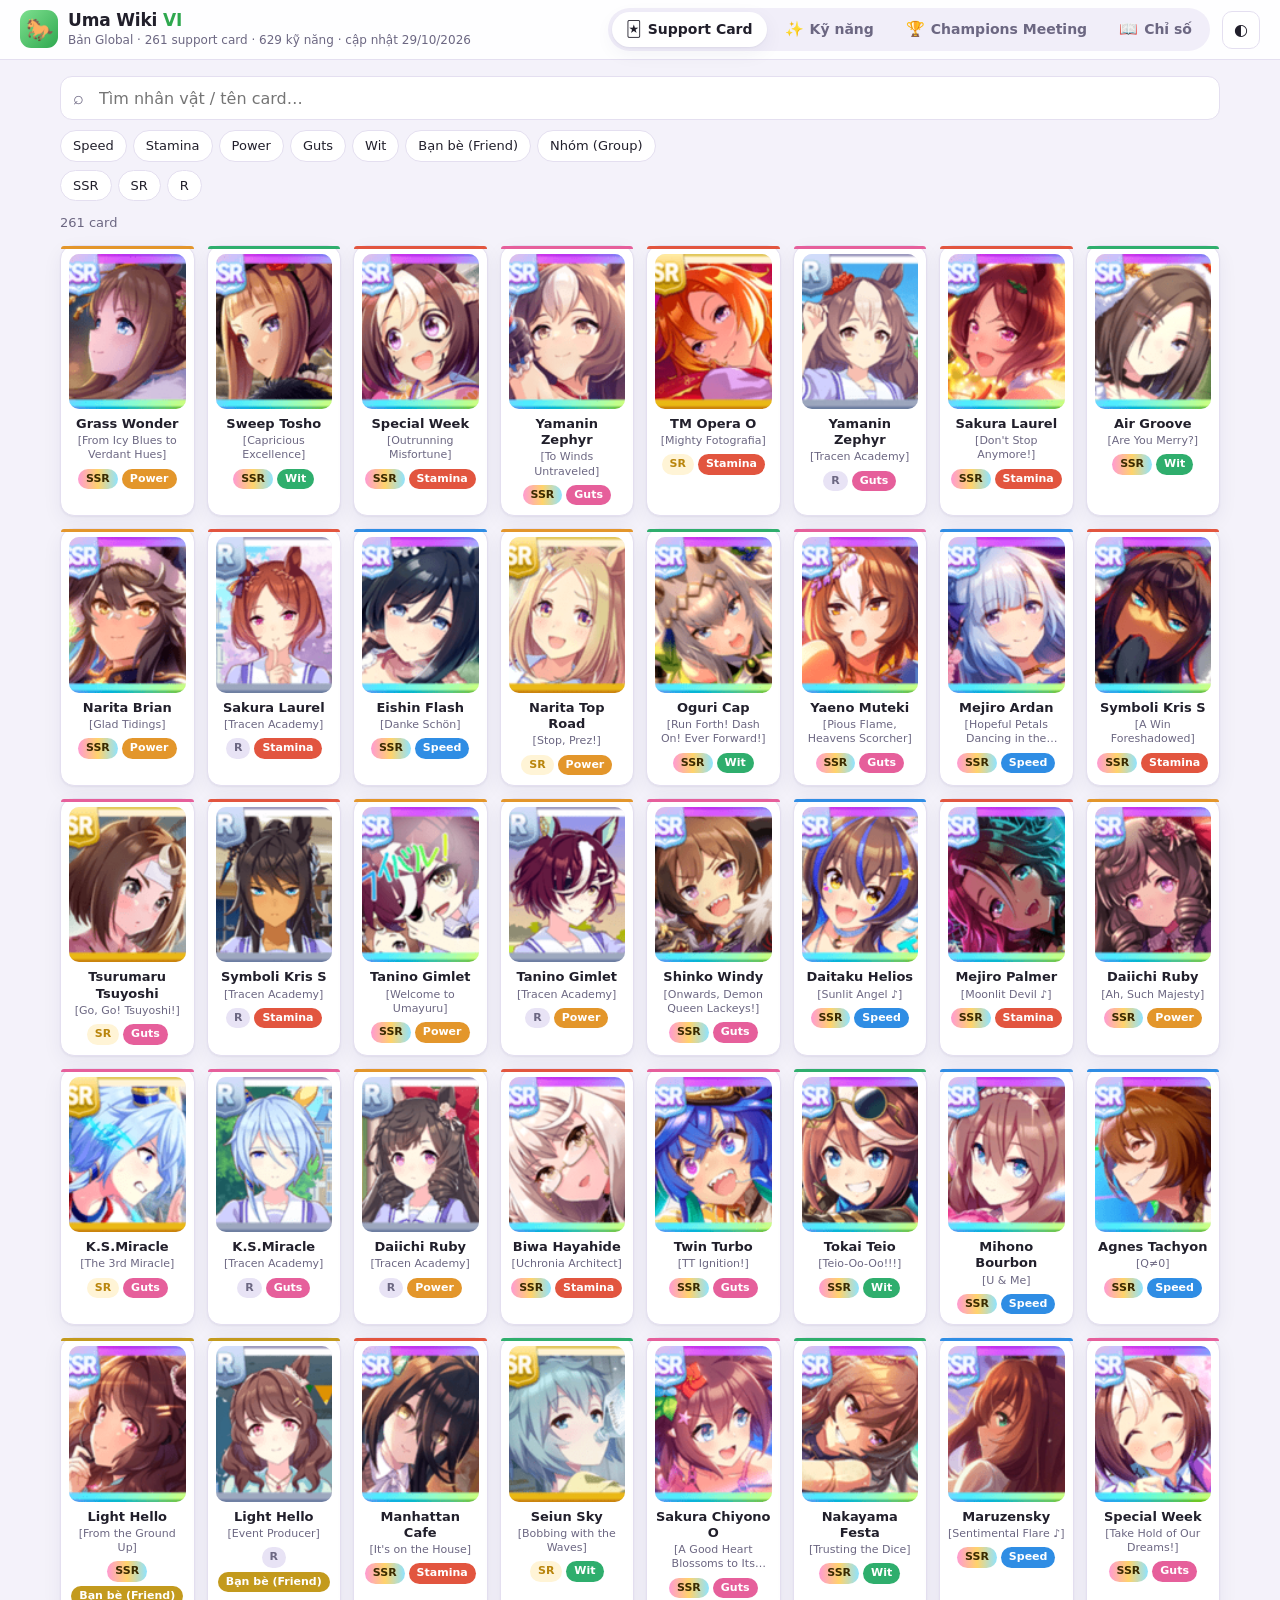
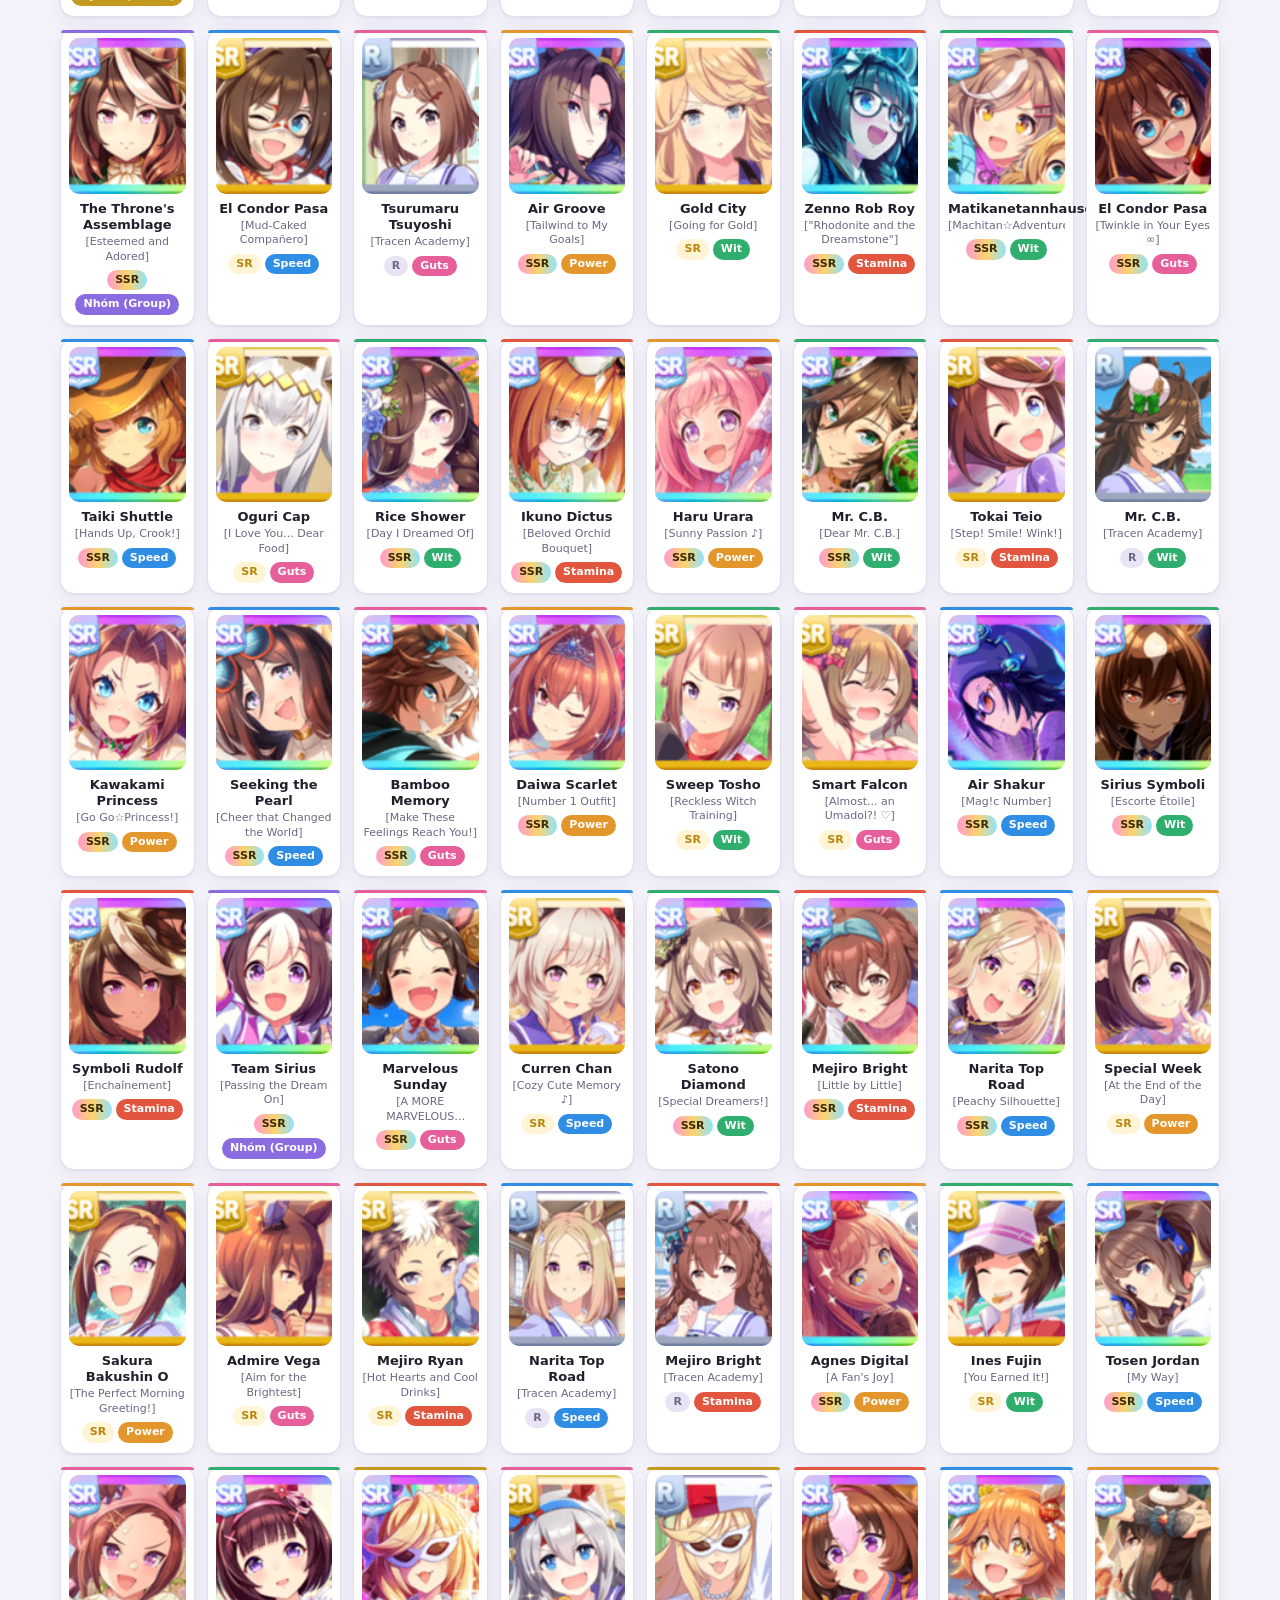
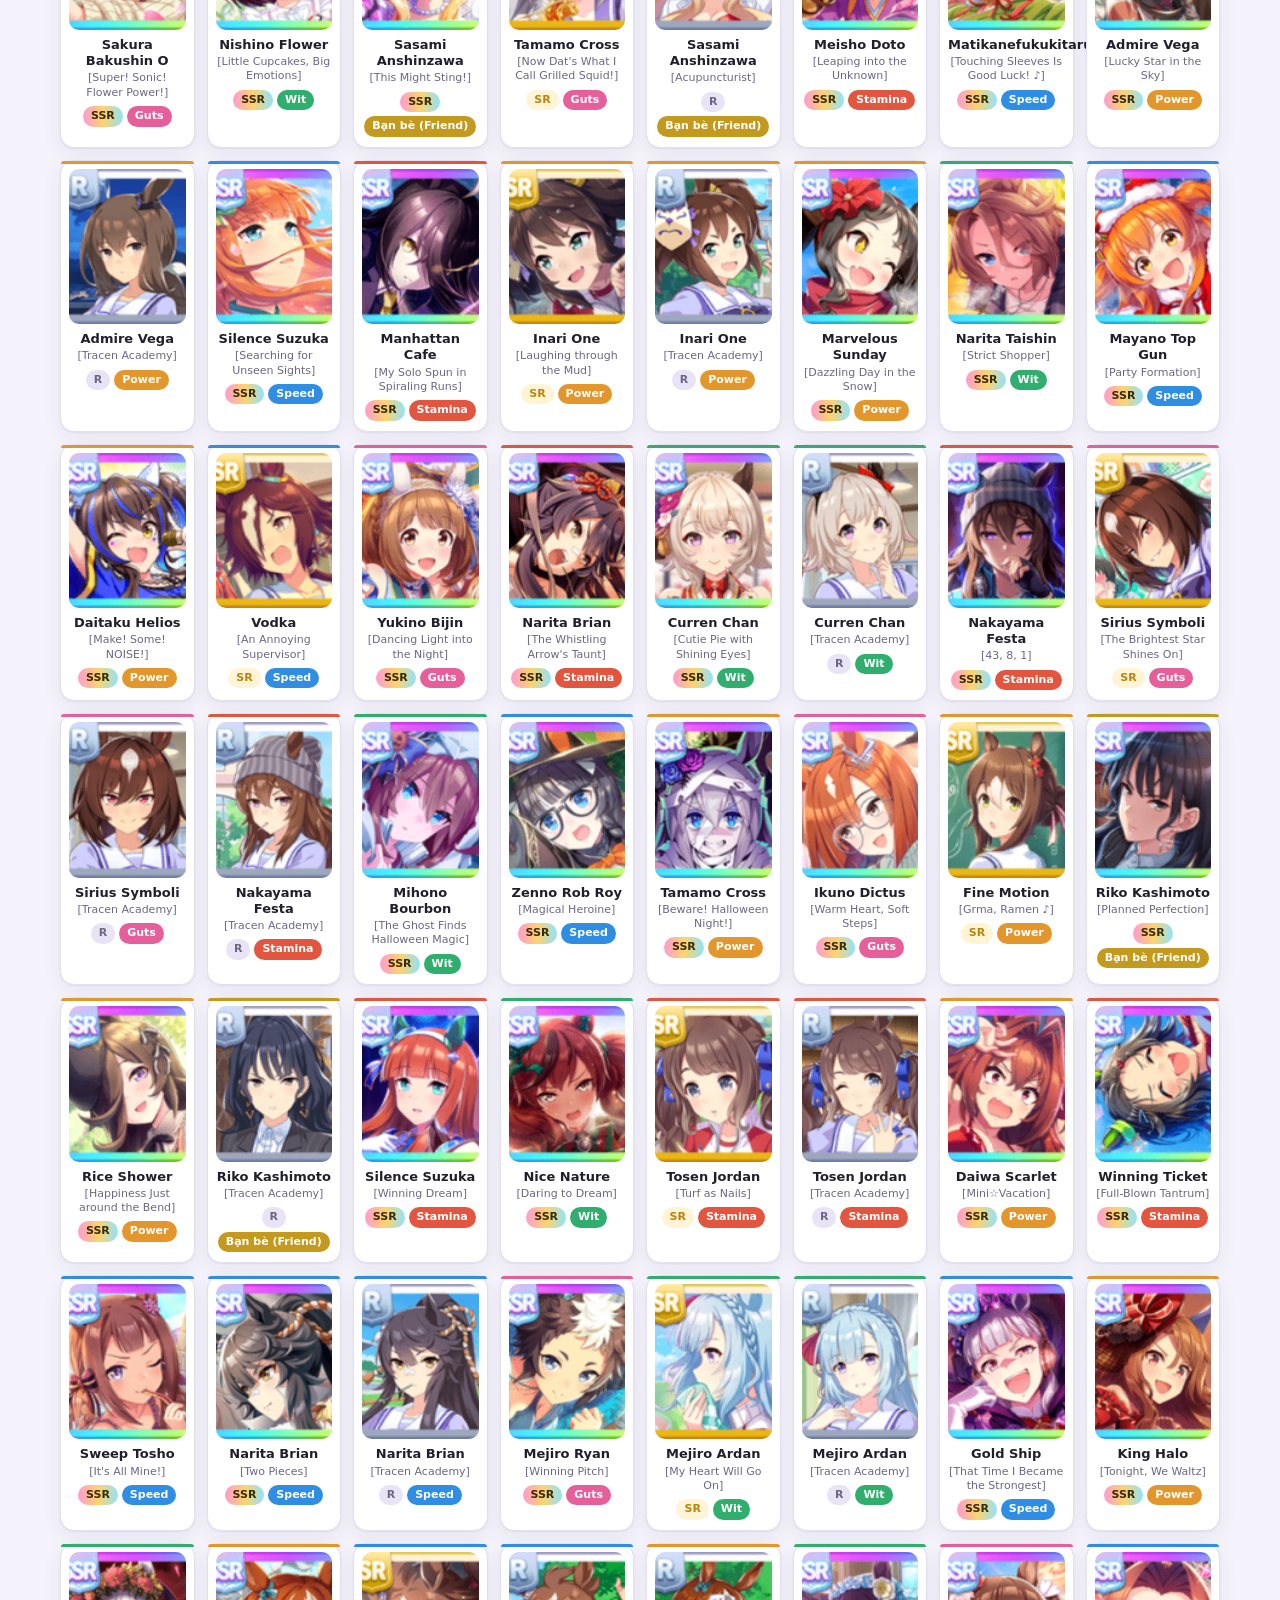
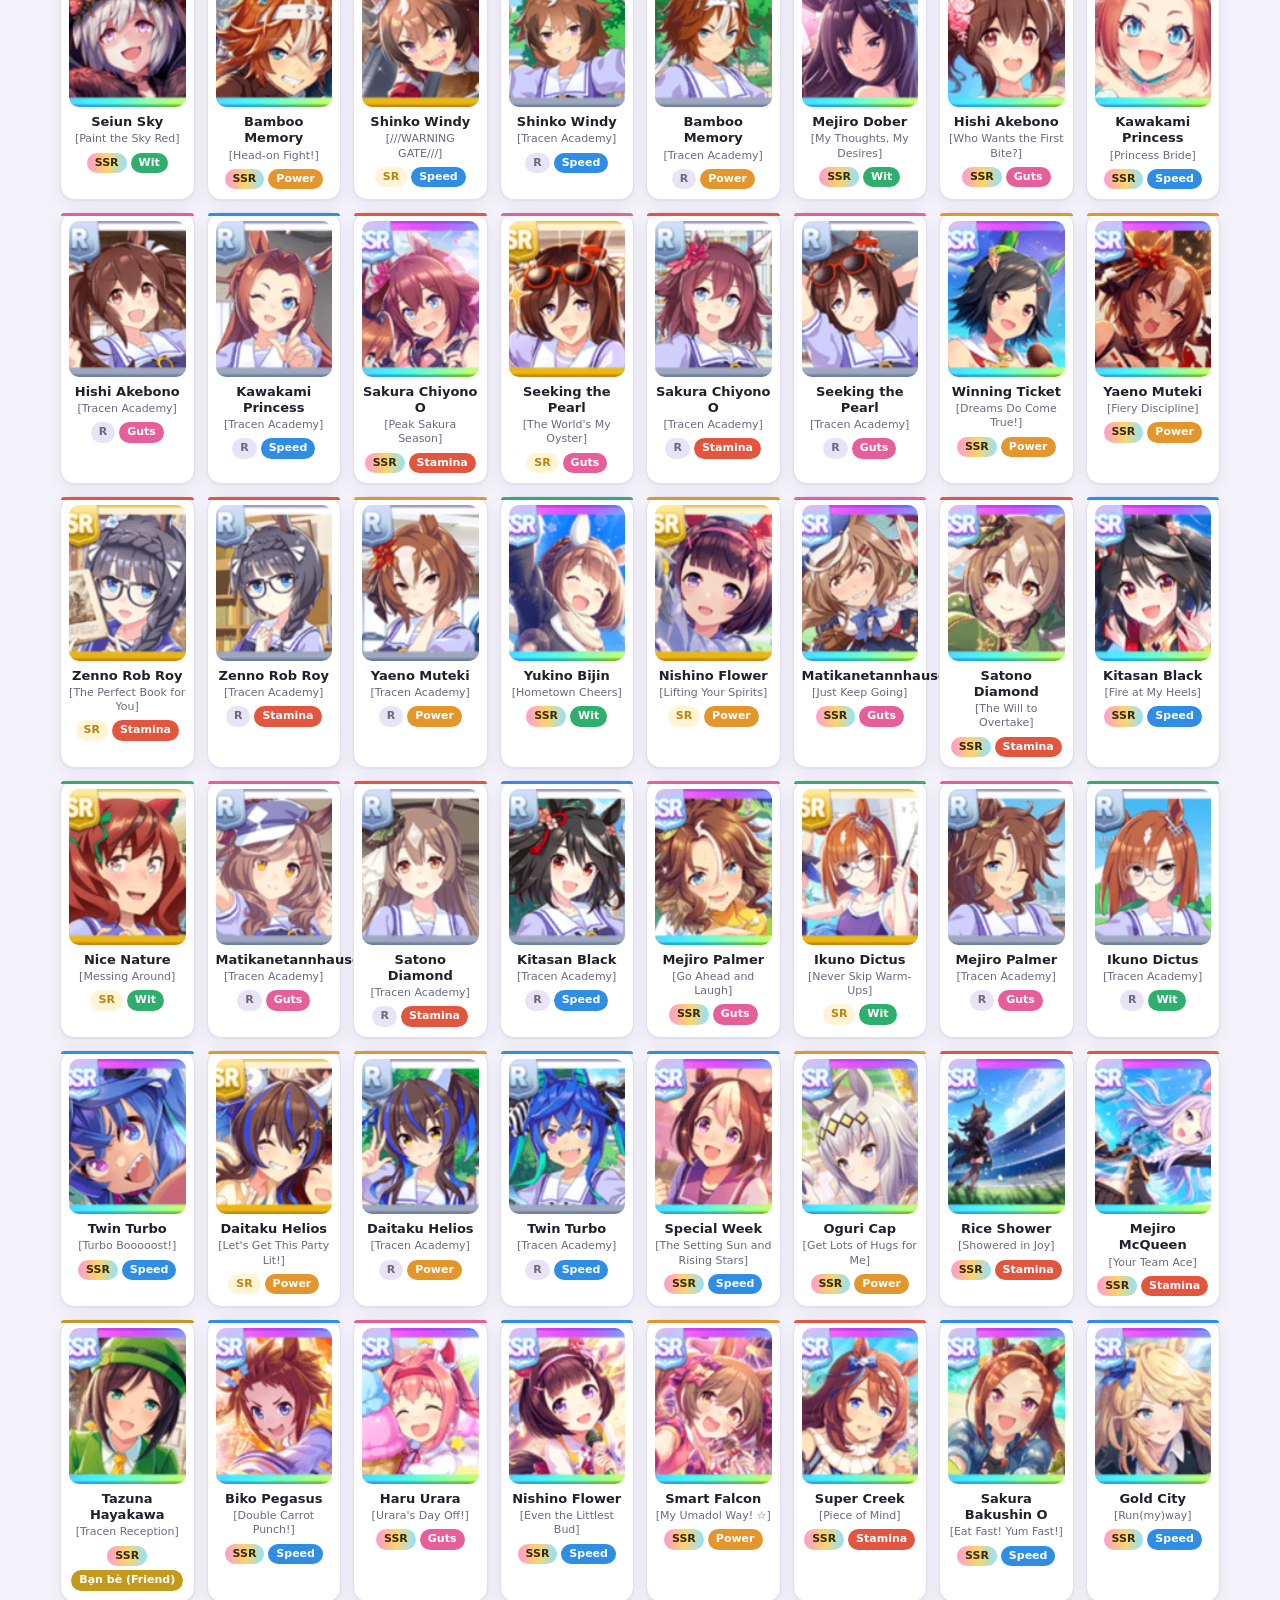
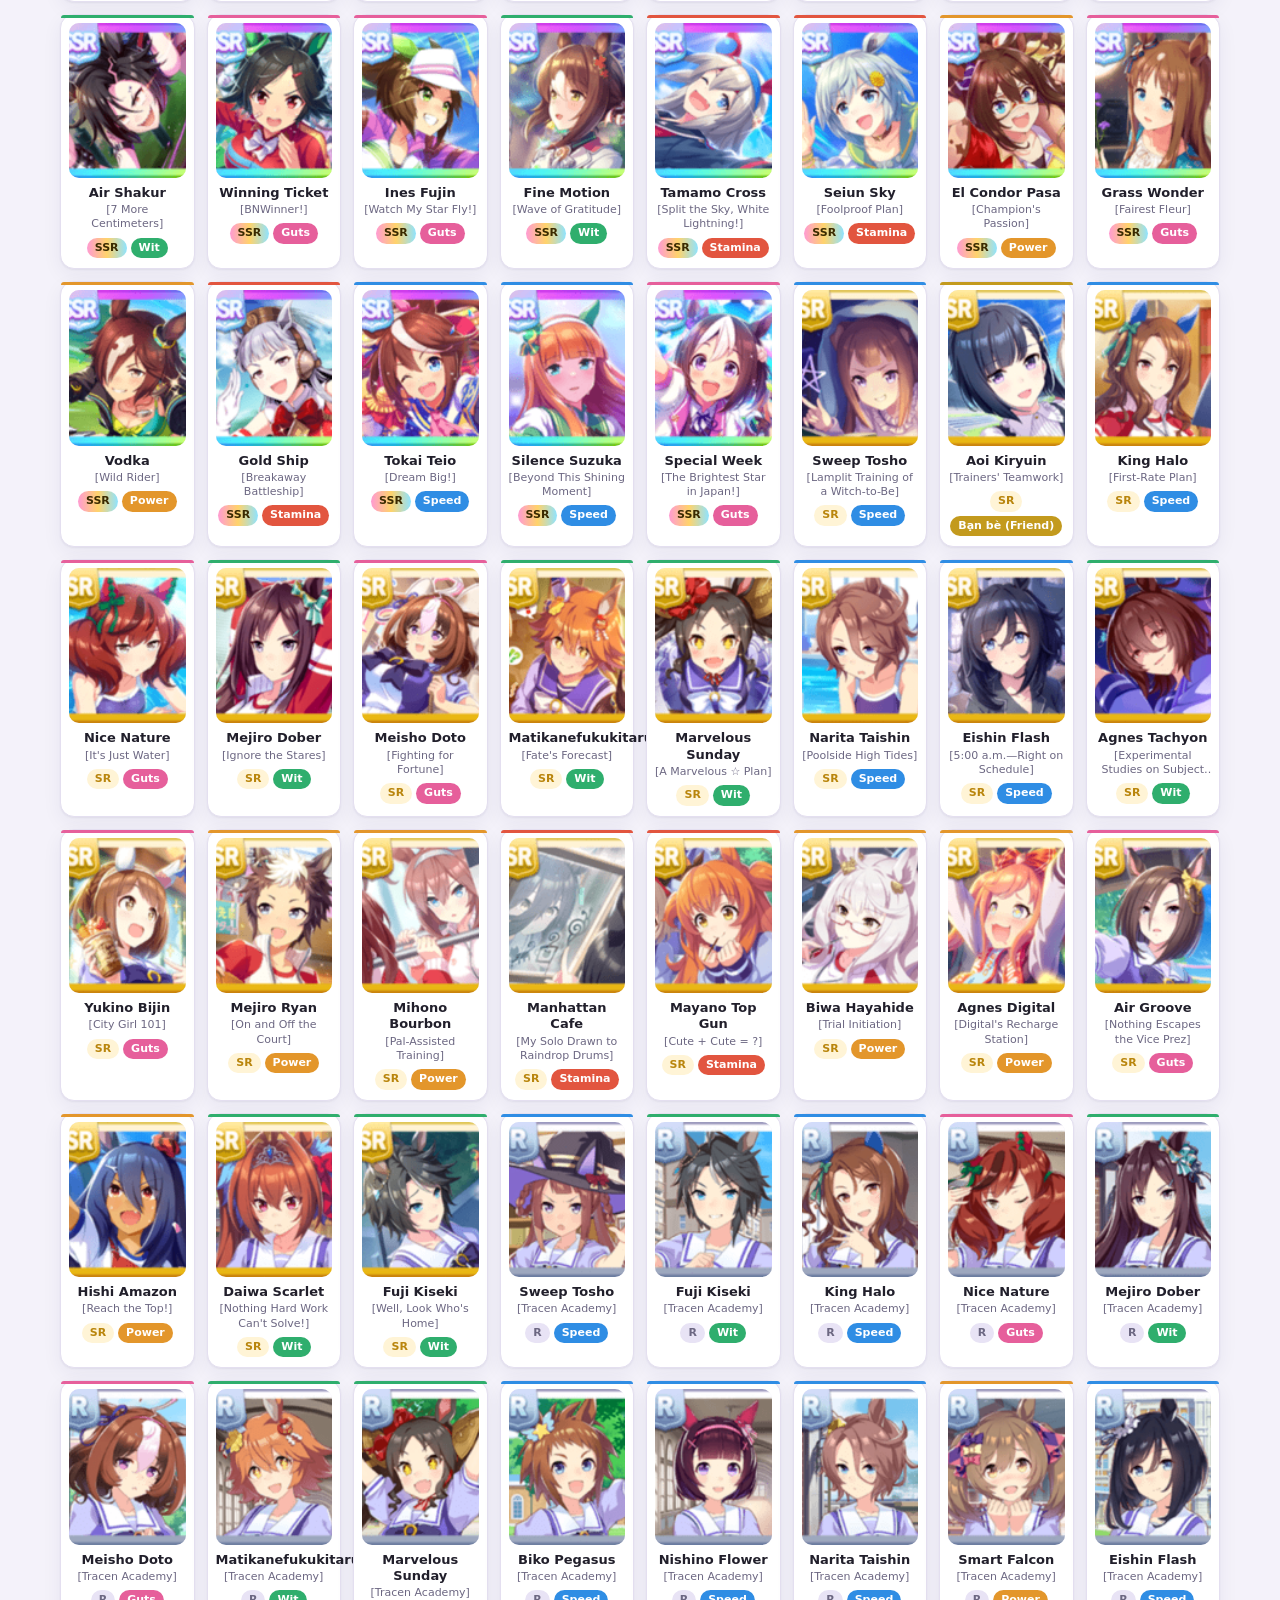
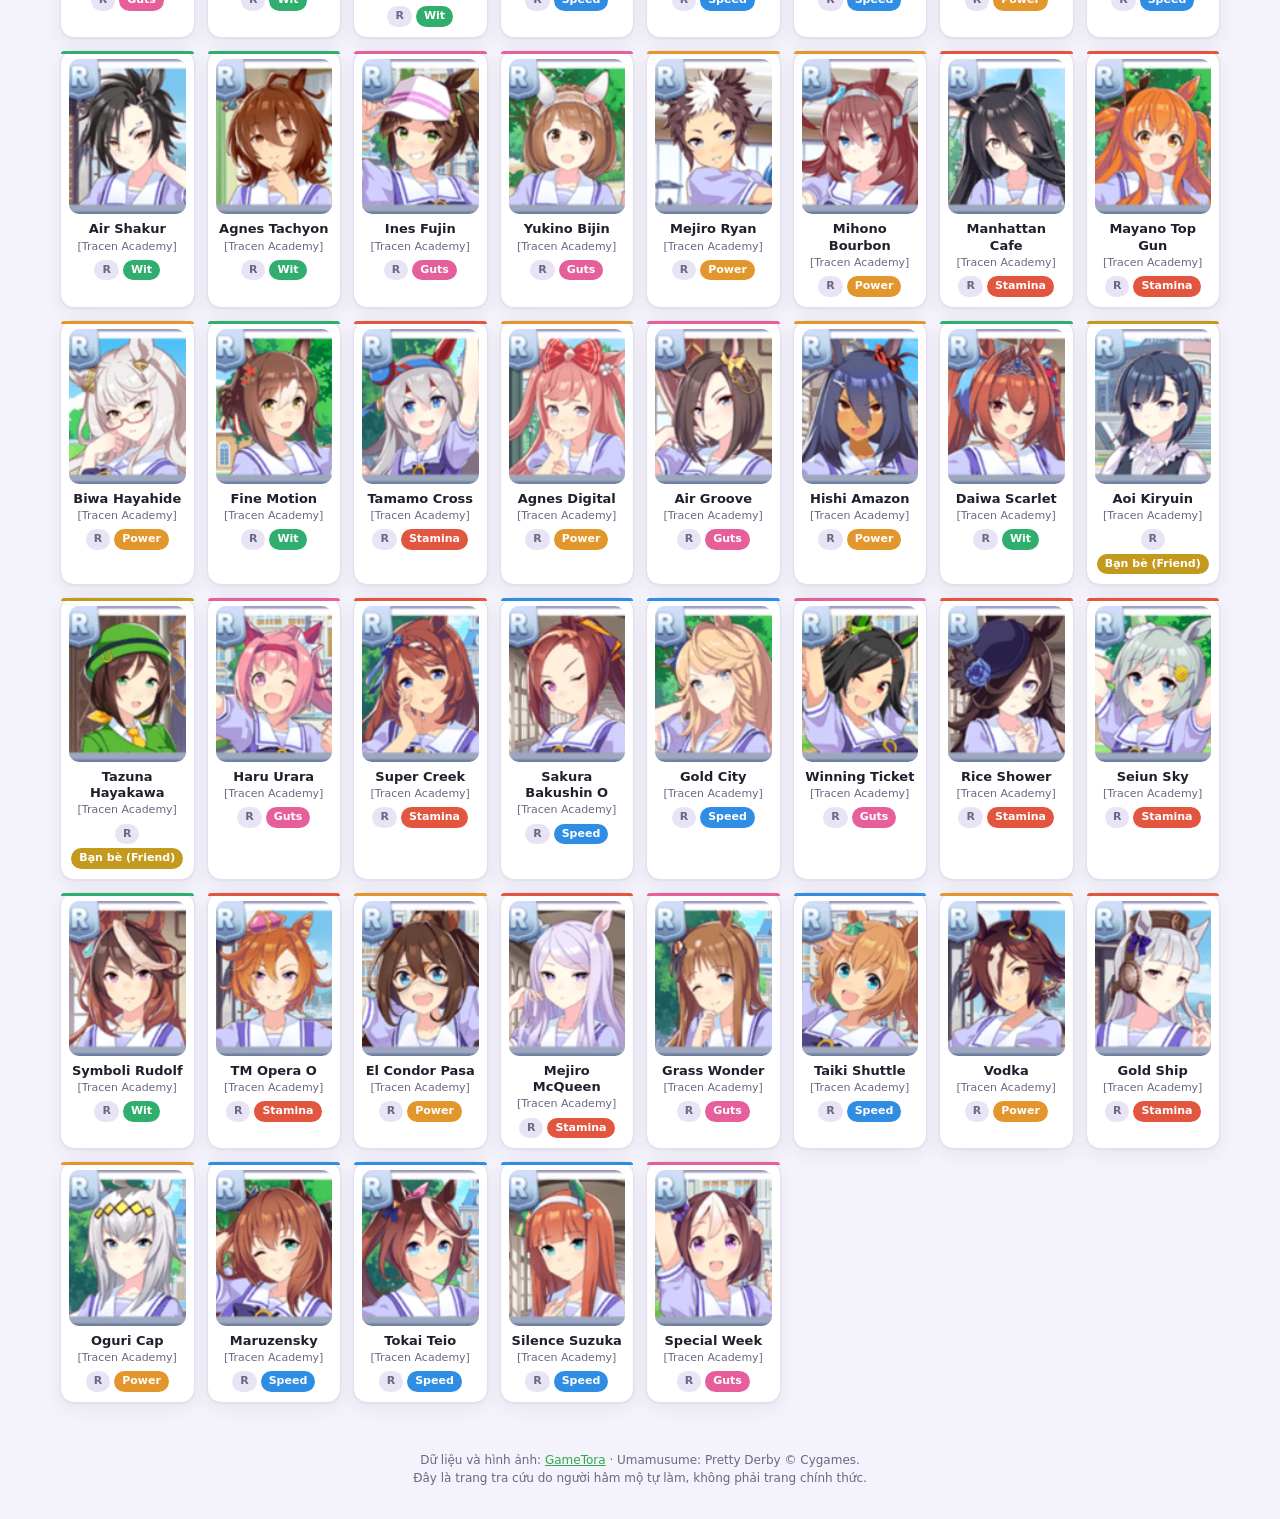
<file: index.html>
<!doctype html>
<html lang="vi">
<head>
  <meta charset="utf-8">
  <meta name="viewport" content="width=device-width, initial-scale=1, viewport-fit=cover">
  <meta name="theme-color" content="#1b1a24">
  <title>Uma Wiki VI</title>
  <link rel="icon" href="data:image/svg+xml,<svg xmlns='http://www.w3.org/2000/svg' viewBox='0 0 100 100'><text y='.9em' font-size='90'>🐎</text></svg>">
  <link rel="stylesheet" href="style.css">
</head>
<body>
  <header class="top">
    <a class="brand" href="#cards">
      <span class="logo">🐎</span>
      <span>
        <span class="title">Uma Wiki <b>VI</b></span>
        <span class="sub" id="meta">Đang tải dữ liệu…</span>
      </span>
    </a>
    <nav class="tabs" role="tablist">
      <a href="#cards" data-tab="cards"><span class="ti">🃏</span><span>Support Card</span></a>
      <a href="#skills" data-tab="skills"><span class="ti">✨</span><span>Kỹ năng</span></a>
      <a href="#cm" data-tab="cm"><span class="ti">🏆</span><span class="lbl-long">Champions Meeting</span><span class="lbl-short">CM</span></a>
      <a href="#effects" data-tab="effects"><span class="ti">📖</span><span>Chỉ số</span></a>
    </nav>
    <button id="theme" class="icon-btn" title="Đổi giao diện sáng/tối" aria-label="Đổi giao diện sáng/tối">◐</button>
  </header>

  <main>
    <!-- SUPPORT CARDS -->
    <section id="tab-cards" class="tab" hidden>
      <div class="toolbar">
        <div class="search"><input id="card-q" type="search" placeholder="Tìm nhân vật / tên card…" autocomplete="off"></div>
        <button class="filter-btn" data-for="card-filters">Bộ lọc <span class="fcount"></span></button>
      </div>
      <div class="filters" id="card-filters">
        <div class="chips hscroll" id="card-type"></div>
        <div class="chips hscroll" id="card-rarity"></div>
      </div>
      <p class="count" id="card-count"></p>
      <div class="card-grid" id="card-grid"></div>
    </section>

    <!-- SKILLS -->
    <section id="tab-skills" class="tab" hidden>
      <div class="toolbar">
        <div class="search"><input id="skill-q" type="search" placeholder="Tìm kỹ năng (Việt / English / 日本語)…" autocomplete="off"></div>
        <button class="filter-btn" data-for="skill-filters">Bộ lọc <span class="fcount"></span></button>
      </div>
      <div class="filters" id="skill-filters">
        <div class="selects">
          <select id="skill-rarity" aria-label="Độ hiếm">
            <option value="">Mọi độ hiếm</option>
            <option value="1">Thường (trắng)</option>
            <option value="2">Hiếm (vàng)</option>
            <option value="u">Độc nhất</option>
          </select>
          <select id="skill-eff" aria-label="Hiệu ứng">
            <option value="">Mọi hiệu ứng</option>
            <option value="27">Tốc độ</option>
            <option value="31">Gia tốc</option>
            <option value="9">Hồi thể lực</option>
            <option value="28">Chuyển làn</option>
            <option value="stat">Tăng chỉ số (xanh)</option>
            <option value="debuff">Gây bất lợi</option>
          </select>
          <select id="skill-sort" aria-label="Sắp xếp">
            <option value="default">Sắp xếp mặc định</option>
            <option value="name">Theo tên (A→Z)</option>
            <option value="cost">Theo giá SP</option>
          </select>
          <label class="toggle"><input type="checkbox" id="show-en"> Mô tả tiếng Anh</label>
        </div>
        <div class="chips hscroll" id="skill-tags"></div>
      </div>
      <p class="count" id="skill-count"></p>
      <div class="skill-list" id="skill-list"></div>
    </section>

    <!-- CHAMPIONS MEETING -->
    <section id="tab-cm" class="tab" hidden>
      <div id="cm-list"></div>
      <details class="cm-past">
        <summary>Các kỳ đã diễn ra gần đây</summary>
        <div id="cm-past"></div>
      </details>
      <p class="note">Ngày của các kỳ <b>dự kiến</b> là ước tính của GameTora theo lịch bản Nhật, có thể lệch vài ngày.
        Thông số đường đua của kỳ dự kiến lấy từ kỳ cùng số thứ tự ở bản Nhật, vì bản Global đi đúng thứ tự này.
        Danh sách kỹ năng được lọc tự động theo điều kiện kích hoạt gắn với đường đua (trường đua, cự ly, hướng, mùa, thời tiết, mặt sân).</p>
    </section>

    <!-- EFFECTS -->
    <section id="tab-effects" class="tab" hidden>
      <div class="intro">
        <h2>Các chỉ số trên Support Card nghĩa là gì?</h2>
        <p>Mỗi support card có một bộ <b>hiệu ứng</b>. Giá trị của chúng tăng theo level của card (Lv tối đa: R 40, SR 45, SSR 50; mỗi lần đột phá giới hạn mở thêm 5 level).
          Ngoài ra mỗi card SR/SSR có một <b>Hiệu ứng Độc nhất</b>, mở khóa khi đạt level nhất định, và các <b>kỹ năng gợi ý</b> nhận được qua sự kiện "!".</p>
      </div>
      <div class="effect-table" id="effect-table"></div>
    </section>
  </main>

  <dialog id="modal">
    <div class="modal-bar">
      <span class="modal-title" id="modal-title"></span>
      <button class="close icon-btn" aria-label="Đóng">✕</button>
    </div>
    <div id="modal-body"></div>
  </dialog>

  <footer>
    Dữ liệu và hình ảnh: <a href="https://gametora.com/umamusume" target="_blank" rel="noopener">GameTora</a> · Umamusume: Pretty Derby © Cygames.<br>
    Đây là trang tra cứu do người hâm mộ tự làm, không phải trang chính thức.
  </footer>

  <script src="data/data.js"></script>
  <script src="app.js"></script>
</body>
</html>
</file>
<file: style.css>
/* ===== Tokens ===== */
:root {
  --bg: #f4f2fa;
  --panel: #ffffff;
  --panel-2: #f1eef9;
  --panel-3: #e8e3f5;
  --text: #211f2b;
  --muted: #6c6782;
  --line: #e4dff0;
  --accent: #2fa84f;
  --accent-ink: #ffffff;
  --accent-soft: #e3f5e8;
  --gold: #b9850c;
  --gold-bg: #fff4d6;
  --unique: #a347c9;
  --unique-bg: #f5e6fb;
  --danger-bg: #ffe3e3; --danger: #b8312f;
  --shadow: 0 1px 2px rgba(40, 30, 80, .06), 0 6px 20px rgba(40, 30, 80, .06);
  --radius: 14px;
  --t-speed: #2f8de4; --t-stamina: #e2553f; --t-power: #e3962b; --t-guts: #e65f9b;
  --t-intelligence: #2fae6d; --t-friend: #c39a1d; --t-group: #8b6be0;
  --header-h: 60px;
  --nav-h: 0px;
  color-scheme: light;
}
@media (prefers-color-scheme: dark) {
  :root:not([data-theme="light"]) {
    --bg: #131219; --panel: #1d1b26; --panel-2: #26232f; --panel-3: #302c3b; --text: #eeebf6; --muted: #a39eb9;
    --line: #322e41; --accent: #4fcf72; --accent-ink: #0d2414; --accent-soft: #1c3424;
    --gold: #f0c04a; --gold-bg: #382e14; --unique: #d590f2; --unique-bg: #33213f;
    --danger-bg: #4a1f1f; --danger: #ff9c9c; --shadow: 0 1px 2px rgba(0,0,0,.3), 0 6px 20px rgba(0,0,0,.25);
    color-scheme: dark;
  }
}
:root[data-theme="dark"] {
  --bg: #131219; --panel: #1d1b26; --panel-2: #26232f; --panel-3: #302c3b; --text: #eeebf6; --muted: #a39eb9;
  --line: #322e41; --accent: #4fcf72; --accent-ink: #0d2414; --accent-soft: #1c3424;
  --gold: #f0c04a; --gold-bg: #382e14; --unique: #d590f2; --unique-bg: #33213f;
  --danger-bg: #4a1f1f; --danger: #ff9c9c; --shadow: 0 1px 2px rgba(0,0,0,.3), 0 6px 20px rgba(0,0,0,.25);
  color-scheme: dark;
}

/* ===== Base ===== */
* { box-sizing: border-box; }
html { -webkit-text-size-adjust: 100%; }
body {
  margin: 0; background: var(--bg); color: var(--text);
  font: 15px/1.5 "Segoe UI", system-ui, -apple-system, Roboto, "Helvetica Neue", sans-serif;
  overflow-x: hidden; -webkit-tap-highlight-color: transparent;
}
a { color: var(--accent); }
img { display: block; }
button, input, select { font: inherit; color: inherit; }

/* ===== Header ===== */
.top {
  position: sticky; top: 0; z-index: 20; height: var(--header-h);
  display: flex; align-items: center; gap: 12px; padding: 0 20px;
  background: color-mix(in srgb, var(--panel) 88%, transparent);
  backdrop-filter: saturate(1.4) blur(12px); -webkit-backdrop-filter: saturate(1.4) blur(12px);
  border-bottom: 1px solid var(--line);
}
.brand { display: flex; align-items: center; gap: 10px; margin-right: auto; text-decoration: none; color: var(--text); min-width: 0; }
.logo {
  font-size: 22px; width: 38px; height: 38px; display: grid; place-items: center; flex: none;
  background: linear-gradient(135deg, #7ee08f, #2fa84f); border-radius: 11px;
}
.brand > span:last-child { display: flex; flex-direction: column; min-width: 0; }
.title { font-size: 17px; font-weight: 800; letter-spacing: -.01em; line-height: 1.2; }
.title b { color: var(--accent); }
.sub { font-size: 12px; color: var(--muted); white-space: nowrap; overflow: hidden; text-overflow: ellipsis; }
.tabs { display: flex; gap: 4px; background: var(--panel-2); padding: 4px; border-radius: 999px; }
.tabs a {
  display: flex; align-items: center; gap: 6px; padding: 6px 14px; border-radius: 999px;
  text-decoration: none; color: var(--muted); font-weight: 600; font-size: 14px; white-space: nowrap;
}
.tabs a.active { background: var(--panel); color: var(--text); box-shadow: var(--shadow); }
.tabs .ti { font-size: 15px; }
.icon-btn {
  border: 1px solid var(--line); background: var(--panel); border-radius: 10px;
  width: 38px; height: 38px; cursor: pointer; font-size: 16px; flex: none; display: grid; place-items: center;
}

/* ===== Layout ===== */
main { max-width: 1200px; margin: 0 auto; padding: 16px 20px 24px; }
.toolbar { display: flex; gap: 8px; align-items: center; }
.search { position: relative; flex: 1; min-width: 0; }
.search::before { content: "⌕"; position: absolute; left: 13px; top: 50%; transform: translateY(-52%); color: var(--muted); font-size: 18px; pointer-events: none; }
.search input {
  width: 100%; height: 44px; padding: 0 14px 0 38px; border: 1px solid var(--line); border-radius: 12px;
  background: var(--panel); outline: none; font-size: 16px;
}
.search input:focus, select:focus { border-color: var(--accent); box-shadow: 0 0 0 3px var(--accent-soft); }
select {
  height: 40px; padding: 0 32px 0 12px; border: 1px solid var(--line); border-radius: 10px; background: var(--panel); outline: none;
  appearance: none; -webkit-appearance: none; font-size: 14px;
  background-image: linear-gradient(45deg, transparent 50%, var(--muted) 50%), linear-gradient(135deg, var(--muted) 50%, transparent 50%);
  background-position: right 15px center, right 10px center; background-size: 5px 5px; background-repeat: no-repeat;
}
.filter-btn {
  display: none; height: 44px; padding: 0 14px; border-radius: 12px; border: 1px solid var(--line);
  background: var(--panel); font-weight: 600; cursor: pointer; white-space: nowrap; align-items: center; gap: 6px;
}
.filter-btn.open { border-color: var(--accent); color: var(--accent); }
.fcount:not(:empty) { background: var(--accent); color: var(--accent-ink); border-radius: 999px; font-size: 11px; padding: 1px 7px; }
.filters { margin-top: 10px; display: flex; flex-direction: column; gap: 8px; }
.selects { display: flex; flex-wrap: wrap; gap: 8px; align-items: center; }
.toggle { display: flex; gap: 6px; align-items: center; color: var(--muted); font-size: 14px; cursor: pointer; user-select: none; }
.toggle input { width: 18px; height: 18px; accent-color: var(--accent); }
.chips { display: flex; flex-wrap: wrap; gap: 6px; }
.chip {
  border: 1px solid var(--line); background: var(--panel); border-radius: 999px;
  padding: 5px 12px; font-size: 13px; cursor: pointer; white-space: nowrap; flex: none;
}
.chip:hover { border-color: var(--accent); }
.chip.on { background: var(--accent); border-color: var(--accent); color: var(--accent-ink); font-weight: 600; }
.count { color: var(--muted); font-size: 13px; margin: 12px 0; }

/* ===== Badges ===== */
.badge {
  display: inline-block; font-size: 11px; font-weight: 700; padding: 2px 8px; border-radius: 999px;
  background: var(--panel-3); color: var(--muted); white-space: nowrap; line-height: 1.5;
}
.type-badge { color: #fff; }
.type-speed { background: var(--t-speed); } .type-stamina { background: var(--t-stamina); }
.type-power { background: var(--t-power); } .type-guts { background: var(--t-guts); }
.type-intelligence { background: var(--t-intelligence); } .type-friend { background: var(--t-friend); }
.type-group { background: var(--t-group); }
.r-3 { background: linear-gradient(90deg, #ff9bd2, #ffd36b, #8fe3ff); color: #3a2a00; }
.r-2 { background: var(--gold-bg); color: var(--gold); }
.r-1 { background: var(--panel-3); }
.untr { background: var(--danger-bg); color: var(--danger); }

/* ===== Card grid ===== */
.card-grid { display: grid; grid-template-columns: repeat(auto-fill, minmax(124px, 1fr)); gap: 12px; }
.card-tile {
  position: relative; background: var(--panel); border: 1px solid var(--line); border-radius: var(--radius);
  padding: 8px 8px 10px; cursor: pointer; text-align: center; box-shadow: var(--shadow);
  transition: transform .15s, box-shadow .15s; min-width: 0;
}
.card-tile::before { content: ""; position: absolute; inset: 0 0 auto; height: 3px; border-radius: var(--radius) var(--radius) 0 0; background: var(--tc, var(--line)); }
.card-tile:hover { transform: translateY(-3px); }
.card-tile:active { transform: scale(.97); }
.card-tile img { width: 100%; height: auto; aspect-ratio: 132/176; object-fit: cover; border-radius: 10px; background: var(--panel-2); }
.card-tile .nm { font-size: 13px; font-weight: 700; margin-top: 7px; line-height: 1.25; }
.card-tile .tl { font-size: 11px; color: var(--muted); line-height: 1.3; margin-top: 2px;
  display: -webkit-box; -webkit-line-clamp: 2; -webkit-box-orient: vertical; overflow: hidden; }
.card-tile .bd { margin-top: 6px; display: flex; gap: 4px; justify-content: center; flex-wrap: wrap; }
[data-type="speed"] { --tc: var(--t-speed); } [data-type="stamina"] { --tc: var(--t-stamina); }
[data-type="power"] { --tc: var(--t-power); } [data-type="guts"] { --tc: var(--t-guts); }
[data-type="intelligence"] { --tc: var(--t-intelligence); } [data-type="friend"] { --tc: var(--t-friend); }
[data-type="group"] { --tc: var(--t-group); }

/* ===== Skills ===== */
.skill-list { display: grid; grid-template-columns: repeat(auto-fill, minmax(340px, 1fr)); gap: 10px; }
.skill {
  display: grid; grid-template-columns: 48px minmax(0, 1fr); gap: 12px; padding: 14px; border-radius: var(--radius);
  background: var(--panel); border: 1px solid var(--line); box-shadow: var(--shadow); position: relative; overflow: hidden;
}
.skill::before { content: ""; position: absolute; inset: 0 auto 0 0; width: 4px; background: var(--line); }
.skill.rar-2::before { background: var(--gold); }
.skill.rar-2 { background: linear-gradient(100deg, var(--gold-bg), var(--panel) 45%); }
.skill.rar-u::before { background: linear-gradient(180deg, #ff8bd0, #b06cff, #6fd3ff); }
.skill.rar-u { background: linear-gradient(100deg, var(--unique-bg), var(--panel) 45%); }
.skill img.ic { width: 48px; height: 48px; }
.skill h3 { margin: 0; font-size: 15px; line-height: 1.3; overflow-wrap: anywhere; }
.skill .en { color: var(--muted); font-size: 12px; overflow-wrap: anywhere; }
.skill .desc { margin: 6px 0 4px; font-size: 14px; }
.skill .desc-en { margin: 0 0 6px; font-size: 12px; color: var(--muted); font-style: italic; }
.skill .meta { display: flex; flex-wrap: wrap; gap: 4px; margin-top: 6px; }
.skill .src { margin-top: 10px; font-size: 12px; color: var(--muted); display: flex; flex-wrap: wrap; gap: 4px; align-items: center; }
.src img { width: 30px; height: 40px; object-fit: cover; border-radius: 5px; cursor: pointer; }
body.hide-en .desc-en { display: none; }

/* ===== Effects tab ===== */
.intro { background: var(--panel); border: 1px solid var(--line); border-radius: var(--radius); padding: 16px 18px; margin-bottom: 14px; box-shadow: var(--shadow); }
.intro h2 { margin: 0 0 6px; font-size: 18px; }
.intro p { margin: 0; color: var(--muted); font-size: 14px; }
.effect-table { display: grid; grid-template-columns: repeat(auto-fill, minmax(320px, 1fr)); gap: 10px; }
.effect-row { background: var(--panel); border: 1px solid var(--line); border-radius: var(--radius); padding: 12px 14px; }
.effect-row h3 { margin: 0; font-size: 15px; }
.effect-row .en { color: var(--muted); font-size: 12px; }
.effect-row p { margin: 6px 0 0; font-size: 14px; }

/* ===== Modal ===== */
dialog {
  width: min(880px, 94vw); max-height: 90vh; border: none; border-radius: 20px; padding: 0;
  background: var(--panel); color: var(--text); box-shadow: 0 24px 70px rgba(0,0,0,.35); overflow: auto;
  overscroll-behavior: contain;
}
dialog[open] { animation: pop .18s ease-out; }
@keyframes pop { from { opacity: 0; transform: translateY(12px) scale(.98); } }
dialog::backdrop { background: rgba(15, 10, 30, .55); backdrop-filter: blur(2px); }
.modal-bar {
  position: sticky; top: 0; z-index: 3; display: flex; align-items: center; gap: 10px; padding: 10px 12px 10px 20px;
  background: color-mix(in srgb, var(--panel) 92%, transparent); backdrop-filter: blur(10px); -webkit-backdrop-filter: blur(10px);
  border-bottom: 1px solid var(--line);
}
.modal-title { flex: 1; font-weight: 700; white-space: nowrap; overflow: hidden; text-overflow: ellipsis; }
#modal-body { padding: 18px 20px 24px; }
.cd-head { display: flex; gap: 16px; align-items: flex-start; }
.cd-head img { width: 110px; border-radius: 12px; flex: none; }
.cd-head h2 { margin: 0 0 2px; font-size: 21px; line-height: 1.25; }
.cd-head .tl { color: var(--muted); margin-bottom: 8px; }
.cd-head .meta { display: flex; flex-wrap: wrap; gap: 6px; }
.lv-bar {
  position: sticky; top: 59px; z-index: 2; display: flex; flex-wrap: wrap; align-items: center; gap: 8px 12px;
  margin: 16px 0 8px; padding: 10px 14px; background: var(--panel-2); border-radius: 12px; border: 1px solid var(--line);
}
.lv-bar input[type=range] { flex: 1 1 160px; accent-color: var(--accent); height: 28px; }
.lv-bar .lv { font-weight: 800; min-width: 54px; font-variant-numeric: tabular-nums; }
.lb { display: flex; gap: 4px; }
.lb button { border: 1px solid var(--line); background: var(--panel); border-radius: 8px; padding: 4px 9px; cursor: pointer; font-size: 12px; font-weight: 600; }
.lb button.on { background: var(--accent); color: var(--accent-ink); border-color: var(--accent); }
h4.sec { margin: 20px 0 8px; font-size: 15px; display: flex; align-items: center; gap: 8px; }
h4.sec::after { content: ""; flex: 1; height: 1px; background: var(--line); }
.eff-list { display: grid; grid-template-columns: repeat(auto-fill, minmax(250px, 1fr)); gap: 6px; }
.eff {
  display: flex; justify-content: space-between; gap: 10px; align-items: center; padding: 8px 12px;
  background: var(--panel-2); border-radius: 10px; font-size: 14px; min-width: 0;
}
.eff > span:first-child { min-width: 0; }
.eff .v { font-weight: 800; color: var(--accent); white-space: nowrap; font-variant-numeric: tabular-nums; }
.eff.zero { opacity: .45; }
.eff.boost .v::after { content: " ★"; color: var(--unique); }
.eff .q { color: var(--muted); font-size: 12px; cursor: help; border-bottom: 1px dotted var(--muted); }
.eff small.en, .unique-box small.en { color: var(--muted); font-size: 11px; }
.eff small.en { display: block; }
.unique-box { background: var(--unique-bg); border-radius: 12px; padding: 12px 14px; font-size: 14px; }
.unique-box ul { margin: 0 0 6px; padding-left: 18px; }
.unique-box > small { color: var(--muted); }
.mini-skills { display: grid; grid-template-columns: repeat(auto-fill, minmax(240px, 1fr)); gap: 6px; }
.mini-skill {
  display: flex; gap: 10px; align-items: center; padding: 7px 10px; border-radius: 10px; background: var(--panel-2);
  cursor: pointer; font-size: 13px; line-height: 1.3; min-width: 0;
}
.mini-skill img { width: 34px; height: 34px; flex: none; }
.mini-skill > div { min-width: 0; }
.mini-skill small { color: var(--muted); display: block; }
.mini-skill:hover { outline: 2px solid var(--accent); }
.hint-stats { display: flex; flex-wrap: wrap; gap: 6px; }
.sk-head { display: flex; gap: 14px; align-items: center; }
.sk-head img { width: 64px; height: 64px; flex: none; }
.sk-head h2 { margin: 0; font-size: 20px; }

footer { text-align: center; color: var(--muted); font-size: 12px; padding: 24px 16px 32px; }

/* ===== Tablet ===== */
@media (max-width: 900px) {
  .tabs a { padding: 6px 11px; }
  .tabs a span:not(.ti) { font-size: 13px; }
}

/* ===== Mobile ===== */
@media (max-width: 640px) {
  :root { --header-h: 54px; --nav-h: calc(62px + env(safe-area-inset-bottom)); }
  body { font-size: 14px; }
  /* Bỏ backdrop-filter ở header: nó biến header thành khung chứa của .tabs (position: fixed) */
  .top {
    padding: 0 14px; padding-top: env(safe-area-inset-top); height: calc(var(--header-h) + env(safe-area-inset-top));
    background: var(--panel); backdrop-filter: none; -webkit-backdrop-filter: none;
  }
  .logo { width: 34px; height: 34px; font-size: 19px; border-radius: 10px; }
  .title { font-size: 16px; }
  .sub { font-size: 11px; }

  /* Thanh điều hướng dưới đáy */
  .tabs {
    position: fixed; left: 0; right: 0; bottom: 0; z-index: 30; height: var(--nav-h);
    padding: 6px 10px env(safe-area-inset-bottom); gap: 0; border-radius: 0;
    background: color-mix(in srgb, var(--panel) 92%, transparent);
    backdrop-filter: saturate(1.4) blur(14px); -webkit-backdrop-filter: saturate(1.4) blur(14px);
    border-top: 1px solid var(--line);
  }
  .tabs a {
    flex: 1; flex-direction: column; gap: 1px; padding: 4px 0; border-radius: 12px; justify-content: center;
    font-size: 11px; color: var(--muted);
  }
  .tabs a span:not(.ti) { font-size: 11px; }
  .tabs .ti { font-size: 21px; line-height: 1.1; transition: transform .15s; }
  .tabs a.active { background: none; box-shadow: none; color: var(--accent); }
  .tabs a.active .ti { transform: translateY(-1px) scale(1.08); }

  main { padding: 0 14px calc(var(--nav-h) + 12px); }
  .toolbar {
    position: sticky; top: calc(var(--header-h) + env(safe-area-inset-top)); z-index: 10;
    margin: 0 -14px; padding: 10px 14px 8px; background: var(--bg);
  }
  .filter-btn { display: inline-flex; }
  .filters { display: none; margin-top: 2px; }
  .filters.open { display: flex; }
  .hscroll {
    flex-wrap: nowrap; overflow-x: auto; scrollbar-width: none; margin: 0 -14px; padding: 2px 14px;
    scroll-snap-type: x proximity;
  }
  .hscroll::-webkit-scrollbar { display: none; }
  .selects select { flex: 1 1 calc(50% - 4px); min-width: 0; }
  .count { margin: 8px 0 10px; }

  .card-grid { grid-template-columns: repeat(3, minmax(0, 1fr)); gap: 8px; }
  .card-tile { padding: 5px 5px 8px; border-radius: 12px; }
  .card-tile img { border-radius: 8px; }
  .card-tile .nm { font-size: 12px; }
  .card-tile .tl { font-size: 10px; }
  .card-tile .bd .badge { font-size: 10px; padding: 1px 6px; }
  .card-tile:hover { transform: none; }

  .skill-list, .effect-table { grid-template-columns: 1fr; gap: 8px; }
  .skill { grid-template-columns: 40px minmax(0, 1fr); gap: 10px; padding: 12px; }
  .skill img.ic { width: 40px; height: 40px; }
  .skill h3 { font-size: 15px; }
  .skill .desc { font-size: 14px; }

  /* Popup thành màn hình toàn trang dạng bottom sheet */
  dialog {
    width: 100vw; max-width: 100vw; height: 100dvh; max-height: 100dvh; margin: 0; border-radius: 0;
    padding-bottom: env(safe-area-inset-bottom);
  }
  dialog[open] { animation: slideup .22s ease-out; }
  @keyframes slideup { from { transform: translateY(40px); opacity: 0; } }
  .modal-bar { padding: calc(8px + env(safe-area-inset-top)) 10px 8px 16px; }
  #modal-body { padding: 14px 14px 28px; }
  .cd-head { gap: 12px; }
  .cd-head img { width: 84px; }
  .cd-head h2 { font-size: 18px; }
  .cd-head .tl { font-size: 13px; margin-bottom: 6px; }
  .lv-bar { top: calc(55px + env(safe-area-inset-top)); padding: 8px 12px; margin-top: 12px; }
  .lv-bar input[type=range] { order: 3; flex-basis: 100%; }
  .lb { margin-left: auto; }
  .lb button { padding: 4px 7px; }
  .eff-list { grid-template-columns: 1fr 1fr; gap: 5px; }
  .eff { flex-direction: column; align-items: flex-start; gap: 2px; padding: 8px 10px; font-size: 13px; }
  .eff .v { font-size: 16px; }
  .mini-skills { grid-template-columns: 1fr; }
  .sk-head img { width: 52px; height: 52px; }
  .sk-head h2 { font-size: 18px; }
  #modal-body .card-grid { grid-template-columns: repeat(3, minmax(0, 1fr)); }
  footer { padding-bottom: calc(var(--nav-h) + 16px); }
}
@media (max-width: 360px) {
  .card-grid { grid-template-columns: repeat(2, minmax(0, 1fr)); }
  .eff-list { grid-template-columns: 1fr; }
}

/* ===== Champions Meeting ===== */
.lbl-short { display: none; }
.cm-card {
  background: var(--panel); border: 1px solid var(--line); border-radius: 18px; box-shadow: var(--shadow);
  padding: 18px 20px 20px; margin-bottom: 16px; position: relative; overflow: hidden;
}
.cm-card::before { content: ""; position: absolute; inset: 0 0 auto; height: 4px; background: linear-gradient(90deg, #ffcf5a, #ff8bd0, #8f7bff); }
.cm-card.cm-live::before { background: linear-gradient(90deg, #ff5a5a, #ffb03a); }
.cm-card.cm-past { opacity: .85; }
.cm-head { display: flex; gap: 14px; align-items: center; }
.cm-no {
  flex: none; width: 58px; height: 58px; border-radius: 14px; display: grid; place-content: center; text-align: center;
  background: linear-gradient(135deg, #ffe08a, #f6a623); color: #4a2c00; font-size: 11px; font-weight: 700; line-height: 1;
}
.cm-no b { font-size: 22px; display: block; margin-top: 2px; }
.cm-title { min-width: 0; }
.cm-title h2 { margin: 0; font-size: 20px; line-height: 1.25; }
.cm-title h2 small { font-size: 14px; color: var(--muted); font-weight: 600; }
.cm-when { display: flex; flex-wrap: wrap; gap: 6px 10px; align-items: center; margin-top: 4px; font-size: 13px; color: var(--muted); }
.cm-when b { color: var(--text); }
.cm-st { font-weight: 700; font-size: 12px; padding: 2px 10px; border-radius: 999px; }
.cm-st.live { background: #ffe1e1; color: #c62828; }
.cm-st.next { background: var(--accent-soft); color: var(--accent); }
.cm-st.past { background: var(--panel-3); color: var(--muted); }
.cm-info { display: grid; grid-template-columns: repeat(auto-fill, minmax(170px, 1fr)); gap: 8px; margin: 16px 0 6px; }
.cm-info > div { display: flex; gap: 10px; align-items: center; background: var(--panel-2); border-radius: 12px; padding: 8px 12px; min-width: 0; }
.cm-info .ci { font-size: 18px; flex: none; width: 22px; text-align: center; }
.cm-info span:last-child { min-width: 0; font-weight: 600; font-size: 14px; line-height: 1.3; }
.cm-info small { display: block; color: var(--muted); font-weight: 400; font-size: 11px; }
.cm-course { margin-top: 14px; }
.legend { display: flex; flex-wrap: wrap; gap: 4px 12px; font-size: 12px; color: var(--muted); align-items: center; margin-bottom: 6px; }
.lg { display: inline-block; width: 12px; height: 12px; border-radius: 3px; margin-right: -6px; vertical-align: -1px; }
.svg-wrap { background: var(--panel-2); border-radius: 12px; padding: 10px 10px 4px; }
svg.course { width: 100%; height: auto; display: block; }
svg.course rect { stroke: var(--panel-2); stroke-width: 2; }
svg.course .lbl { font-size: 15px; font-weight: 700; fill: #fff; text-anchor: middle; pointer-events: none; }
svg.course .tick { font-size: 15px; fill: var(--muted); text-anchor: middle; }
.ph0, .lg.ph0 { fill: #7cc4ff; background: #7cc4ff; } .ph1 { fill: #5aa2e8; } .ph2 { fill: #f0a03c; } .ph3 { fill: #e85a5a; }
.co, .lg.co { fill: #9b7be0; background: #9b7be0; }
.st, .lg.st { fill: #57b86f; background: #57b86f; }
.flat { fill: var(--panel-3); }
.up, .lg.up { fill: #e8833c; background: #e8833c; }
.down, .lg.down { fill: #3ca7c9; background: #3ca7c9; }
svg.course .spurt { stroke: #ff3b6b; stroke-width: 4; stroke-dasharray: 8 5; }
.lg.spurt { background: #ff3b6b; height: 3px; width: 14px; vertical-align: 3px; }
.course-facts { margin: 10px 0 0; padding-left: 18px; font-size: 13px; color: var(--muted); }
.course-facts b { color: var(--text); }
.course-facts li { margin: 2px 0; }
.cm-group { margin: 6px 0; background: var(--panel-2); border-radius: 12px; padding: 4px 10px; }
.cm-group > summary { cursor: pointer; padding: 6px 2px; font-weight: 700; font-size: 14px; list-style: none; display: flex; align-items: center; gap: 8px; }
.cm-group > summary::-webkit-details-marker { display: none; }
.cm-group > summary::before { content: "▸"; color: var(--muted); transition: transform .15s; }
.cm-group[open] > summary::before { transform: rotate(90deg); }
.cm-group .mini-skills { padding-bottom: 8px; }
.cm-group .mini-skill { background: var(--panel); }
.cm-past { margin: 8px 0 12px; }
.cm-past > summary { cursor: pointer; font-weight: 700; color: var(--muted); padding: 8px 0; }
.note { font-size: 12px; color: var(--muted); background: var(--panel); border: 1px dashed var(--line); border-radius: 12px; padding: 10px 14px; }

@media (max-width: 640px) {
  .lbl-long { display: none; }
  .lbl-short { display: inline; }
  .cm-card { padding: 14px 14px 16px; border-radius: 16px; margin-bottom: 12px; }
  .cm-no { width: 50px; height: 50px; }
  .cm-no b { font-size: 19px; }
  .cm-title h2 { font-size: 18px; }
  .cm-info { grid-template-columns: 1fr 1fr; gap: 6px; }
  .cm-info > div { padding: 7px 10px; gap: 8px; }
  .cm-info span:last-child { font-size: 13px; }
  /* Sơ đồ quá nhỏ ở 390px: giữ tối thiểu 640px và cho vuốt ngang trong khung */
  .svg-wrap { margin: 0 -4px; padding: 8px 6px 2px; overflow-x: auto; scrollbar-width: thin; }
  svg.course { min-width: 640px; }
  svg.course .lbl { font-size: 19px; }
  svg.course .tick { font-size: 17px; }
}
</file>
